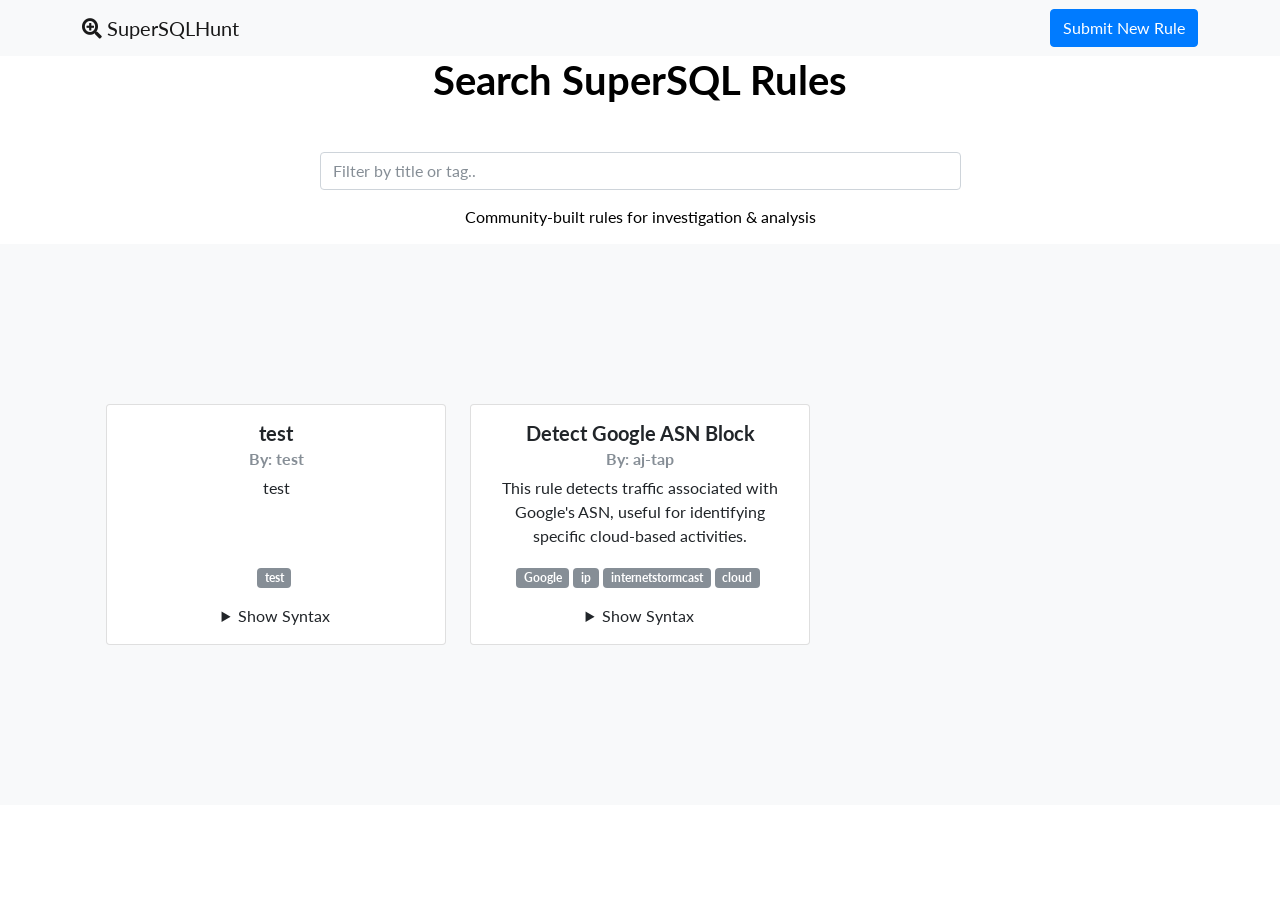
<file: docs/index.html>
<!DOCTYPE html>
<html>

<head>
    <meta charset="utf-8">
    <meta name="viewport" content="width=device-width, initial-scale=1.0, shrink-to-fit=no">
    <title>Home - SuperSQLHunt</title>
    <link rel="stylesheet" href="assets/bootstrap/css/bootstrap.min.css">
    <link rel="stylesheet" href="https://fonts.googleapis.com/css?family=Lato:300,400,700,300italic,400italic,700italic">
    <link rel="stylesheet" href="https://use.fontawesome.com/releases/v5.12.0/css/all.css">
    <link rel="stylesheet" href="assets/css/Footer-Basic.css">
</head>

<body>
    <nav class="navbar navbar-light navbar-expand bg-light navigation-clean">
        <div class="container"><a class="navbar-brand" href="#"><i class="fas fa-search-plus"></i>&nbsp;SuperSQLHunt</a><button data-bs-toggle="collapse" class="navbar-toggler" data-bs-target="#navcol-1"></button>
            <div class="collapse navbar-collapse" id="navcol-1"><a class="btn btn-primary ms-auto" role="button" href="submit.html">Submit New Rule</a></div>
        </div>
    </nav>
    <header class="text-center text-white">
        <div class="overlay"></div>
        <div class="container">
            <div class="row">
                <div class="col-xl-9 mx-auto position-relative">
                    <h1 class="mb-5" style="color: rgb(0,0,0);">Search SuperSQL Rules<br></h1>
                </div>
                <div class="col-md-10 col-lg-8 col-xl-7 mx-auto position-relative">
                    <form>
                        <div class="row">
                            <div class="col"><input class="form-control" type="search" id="search-bar" placeholder="Filter by title or tag.."></div>
                        </div>
                        <div class="row">
                            <div class="col">
                                <p style="color: rgb(0,0,0);margin: 15px;">Community-built rules for investigation &amp; analysis</p>
                            </div>
                        </div>
                    </form>
                </div>
            </div>
        </div>
    </header>
    <section class="text-center bg-light features-icons">
        <div class="container">
            <div class="row"><section class="bg-light py-5">
    <div class="container">
        
        <div id="loading-indicator" class="text-center">
            <div class="spinner-border text-primary" role="status">
                <span class="visually-hidden">Loading rules...</span>
            </div>
            <p class="mt-2">Loading rules from GitHub...</p>
        </div>
        
        <div id="rules-container" class="row g-4">
            
            <div class="col-md-6 col-lg-4" id="rule-template" style="display: none;">
                <div class="card h-100">
                    <div class="card-body d-flex flex-column">
                        <h5 class="card-title">Rule Title Here</h5>
                        <h6 class="card-subtitle mb-2 text-muted">By: Rule Author</h6>
                        <p class="card-text">Rule description goes here.</p>
                        <div class="mt-auto">
                            <div class="mb-3 rule-tags-container">
                                <span class="badge bg-secondary me-1 tag-badge-clickable">tag</span>
                            </div>
                            <details>
                                <summary>Show Syntax</summary>
                                <pre><code>Rule syntax goes here</code></pre>
                            </details>
                        </div>
                    </div>
                </div>
            </div>
            
        </div>
    </div>
</section></div>
        </div>
    </section>
    <script src="https://cdn.jsdelivr.net/npm/bootstrap@5.1.3/dist/js/bootstrap.bundle.min.js"></script>
    <script src="assets/js/app.js"></script>
    <script src="assets/js/submit.js"></script>
</body>

</html>
</file>
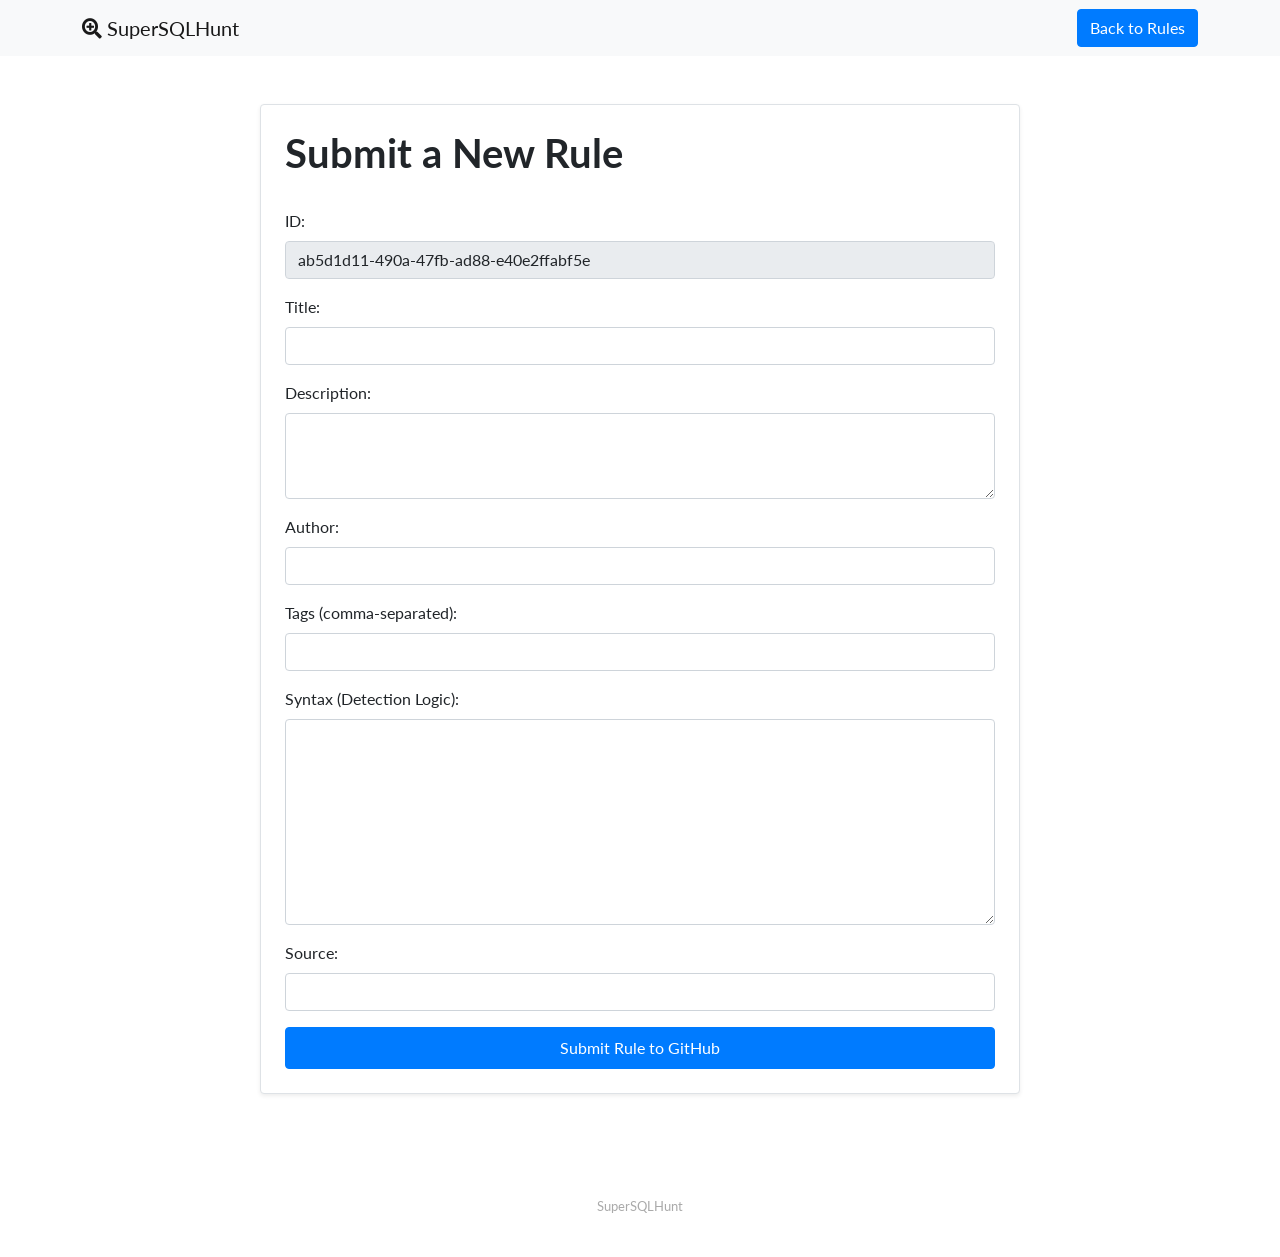
<file: docs/submit.html>
<!DOCTYPE html>
<html>

<head>
    <meta charset="utf-8">
    <meta name="viewport" content="width=device-width, initial-scale=1.0, shrink-to-fit=no">
    <title>Submit a New Detection Rule</title>
    <link rel="stylesheet" href="assets/bootstrap/css/bootstrap.min.css">
    <link rel="stylesheet" href="https://fonts.googleapis.com/css?family=Lato:300,400,700,300italic,400italic,700italic">
    <link rel="stylesheet" href="https://use.fontawesome.com/releases/v5.12.0/css/all.css">
    <link rel="stylesheet" href="assets/css/Footer-Basic.css">
</head>

<body>
    <nav class="navbar navbar-light navbar-expand bg-light navigation-clean">
        <div class="container"><a class="navbar-brand" href="#"><i class="fas fa-search-plus"></i>&nbsp;SuperSQLHunt</a><button data-bs-toggle="collapse" class="navbar-toggler" data-bs-target="#navcol-1"></button>
            <div class="collapse navbar-collapse" id="navcol-1"><a class="btn btn-primary ms-auto" role="button" href="index.html">Back to Rules</a></div>
        </div>
    </nav><div class="container my-5">
        <div class="row">
            <div class="col-lg-8 col-md-10 mx-auto p-4 bg-white rounded shadow-sm border">
                <div class="d-flex justify-content-between align-items-center mb-4">
                    <h1>Submit a New Rule</h1>
                </div>
                <form id="rule-form">
                    <div class="mb-3">
                        <label for="rule-id" class="form-label">ID:</label>
                        <input type="text" id="rule-id" class="form-control" readonly="">
                    </div>
                    <div class="mb-3">
                        <label for="rule-title" class="form-label">Title:</label>
                        <input type="text" id="rule-title" class="form-control" required="">
                    </div>
                    <div class="mb-3">
                        <label for="rule-description" class="form-label">Description:</label>
                        <textarea id="rule-description" class="form-control" rows="3" required=""></textarea>
                    </div>
                    <div class="mb-3">
                        <label for="rule-author" class="form-label">Author:</label>
                        <input type="text" id="rule-author" class="form-control" required="">
                    </div>
                    <div class="mb-3">
                        <label for="rule-tags" class="form-label">Tags (comma-separated):</label>
                        <input type="text" id="rule-tags" class="form-control">
                    </div>
                    <div class="mb-3">
                        <label for="rule-syntax" class="form-label">Syntax (Detection Logic):</label>
                        <textarea id="rule-syntax" class="form-control" rows="8" required=""></textarea>
                    </div>
                    <div class="mb-3">
                        <label for="rule-source" class="form-label">Source:</label>
                        <input type="text" id="rule-source" class="form-control">
                    </div>
                    
                    <button type="submit" class="btn btn-primary w-100 py-2">Submit Rule to GitHub</button>
                </form>
            </div>
        </div>
    </div>

    <script src="https://cdn.jsdelivr.net/npm/bootstrap@5.3.3/dist/js/bootstrap.bundle.min.js" integrity="sha384-YvpcrYf0tY3lHB60NNkmXc5s9fDVZLESaAA55NDzOxhy9GkcIdslK1eN7N6jIeHz" crossorigin="anonymous"></script>
    <script src="js/submit.js"></script>
    <footer class="footer-basic">
        <ul class="list-inline"></ul>
        <p class="copyright">SuperSQLHunt</p>
    </footer>
    <script src="https://cdn.jsdelivr.net/npm/bootstrap@5.1.3/dist/js/bootstrap.bundle.min.js"></script>
    <script src="assets/js/app.js"></script>
    <script src="assets/js/submit.js"></script>
</body>

</html>
</file>
<file: docs/assets/css/Footer-Basic.css>
.footer-basic {
  padding: 40px 0;
  background-color: #ffffff;
  color: #4b4c4d;
}

.footer-basic ul {
  padding: 0;
  list-style: none;
  text-align: center;
  font-size: 18px;
  line-height: 1.6;
  margin-bottom: 0;
}

.footer-basic li {
  padding: 0 10px;
}

.footer-basic ul a {
  color: inherit;
  text-decoration: none;
  opacity: 0.8;
}

.footer-basic ul a:hover {
  opacity: 1;
}

.footer-basic .social {
  text-align: center;
  padding-bottom: 25px;
}

.footer-basic .social > a {
  font-size: 24px;
  width: 40px;
  height: 40px;
  line-height: 40px;
  display: inline-block;
  text-align: center;
  border-radius: 50%;
  border: 1px solid #ccc;
  margin: 0 8px;
  color: inherit;
  opacity: 0.75;
}

.footer-basic .social > a:hover {
  opacity: 0.9;
}

.footer-basic .copyright {
  margin-top: 15px;
  text-align: center;
  font-size: 13px;
  color: #aaa;
  margin-bottom: 0;
}
</file>
